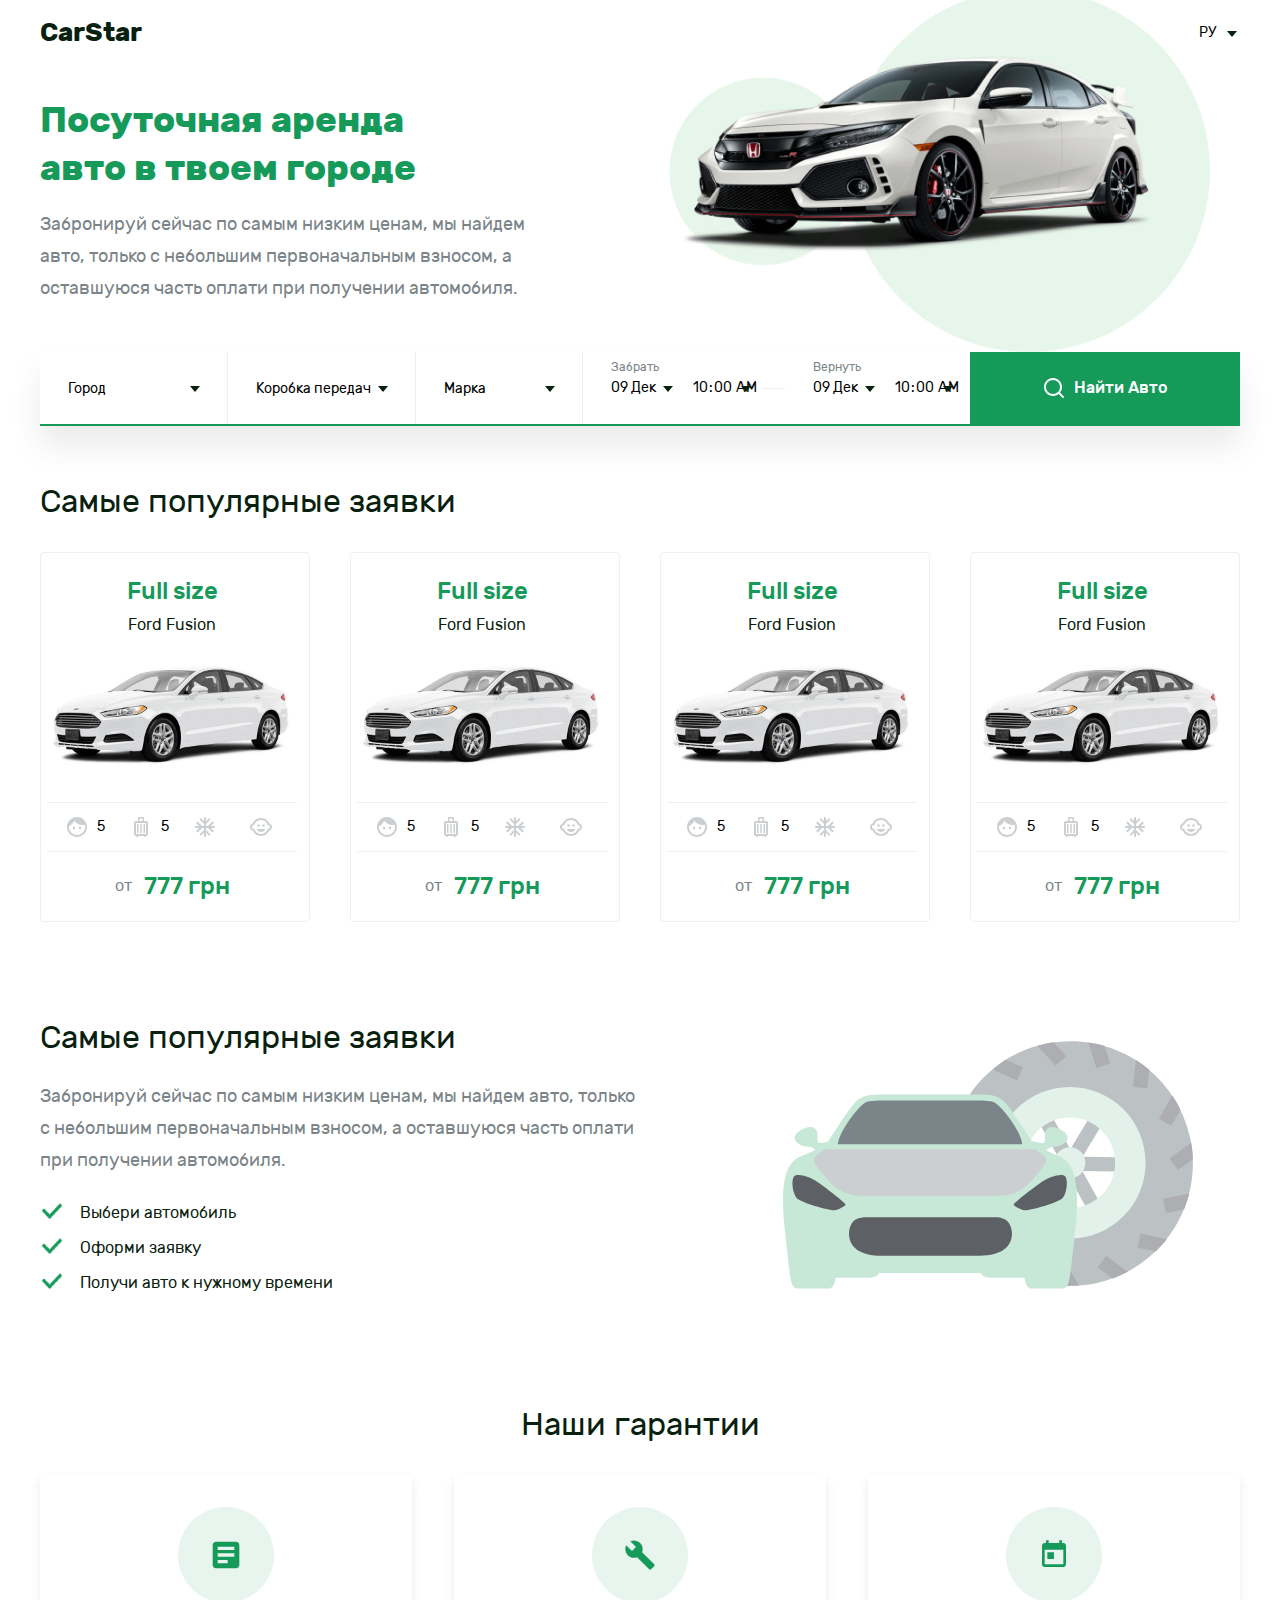
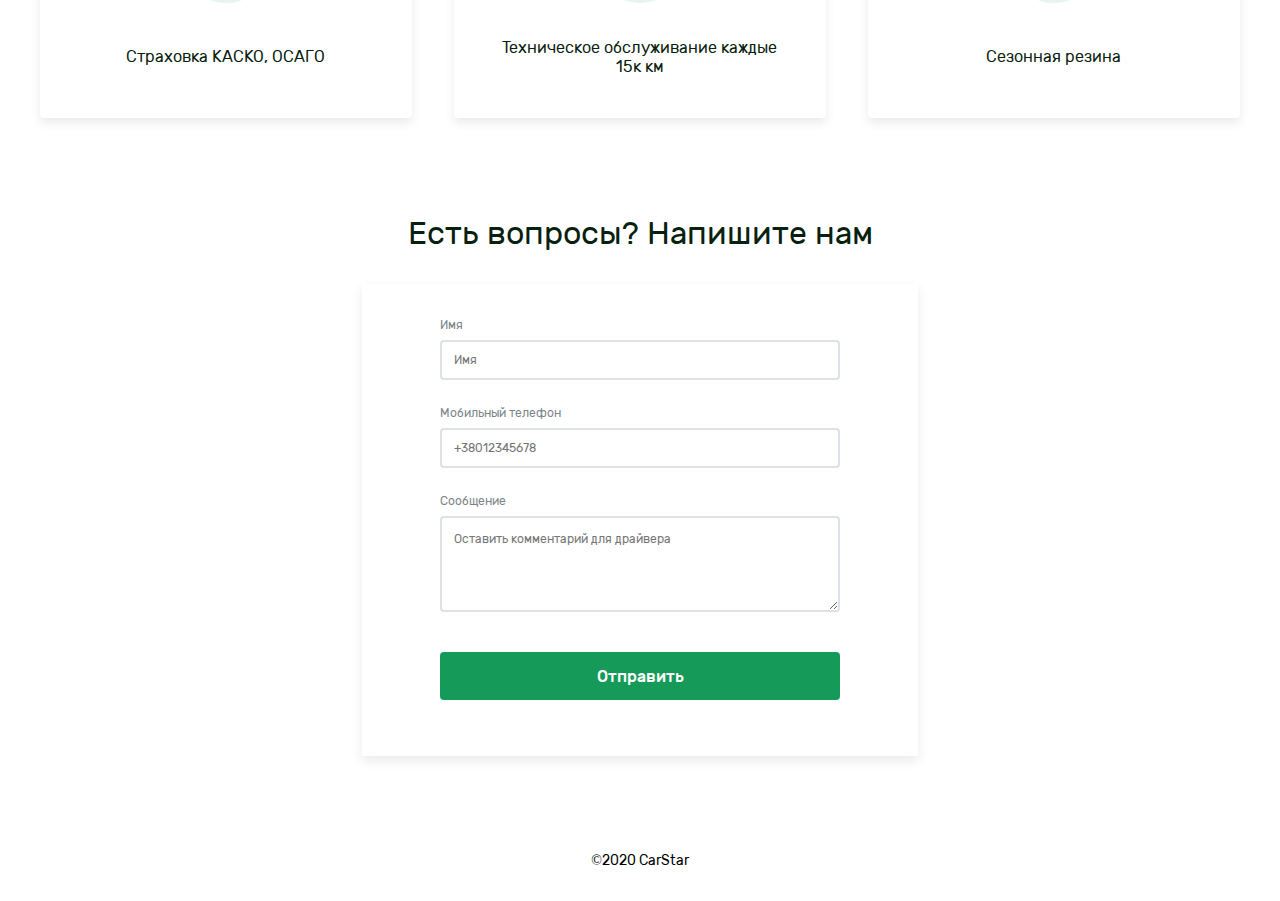
<file: index.html>
<!DOCTYPE html>
<html lang="en">
<head>
	<meta charset="UTF-8">
	<meta name="viewport" content="width=device-width, initial-scale=1.0">
	<title>CarStar</title>
	<link rel="stylesheet" href="css/style.css">
</head>
<body>
	<nav class="container">
		<a href="#" class="logo">CarStar</a>
		<!-- Что бы открыть lang__picker нужно добавить класс open -->
		<div class="lang lang__picker">
			<p class="lang--actual">РУ <img class="arrow" src="img/icon/arrow.svg" alt=""></p>
			
			<ul class="lang__list">
				<li><a href="#">УКР</a></li>
				<li><a href="#">ENG</a></li>
			</ul>
		</div>
	</nav>
	<header class="container header">
		<div class="header--header">
			<div class="text__block">
				<h1>Посуточная аренда авто в твоем городе</h1>
				<p>Забронируй сейчас по самым низким ценам, мы найдем авто,  только с небольшим первоначальным взносом, а оставшуюся часть оплати при получении автомобиля.</p>
			</div>	

			<img src="img/top-img@2x.png" class="top__img" alt="">
		</div>

		<div class="car__filter">
			<form action="" method="">
				<!-- Что бы сделать активным для выбора нужно добавить active  -->
				<div class="input__wrapp w-188 ">
					<div class="input__wrapp--header">
						<label for="city">Город</label>
						<input type="text" id="city" readonly="">
						<img src="img/icon/arrow.svg" class="arrow__icon" alt="">
					</div>
					<div class="input__wrapp--footer">
						<ul>
							<li>Киев</li>
							<li>Харьков</li>
							<li>Львов</li>
							<li>Одесса</li>
							<li>Днепр</li>
						</ul>
					</div>
				</div>
				<!-- Что бы показать что поле выбрано нужно добавить selected  -->

				<div class="input__wrapp w-188">
					<div class="input__wrapp--header">
						<label for="transmission">Коробка передач</label>
						<input type="text" id="transmission" readonly="" >
						<img src="img/icon/arrow.svg" class="arrow__icon" alt="">
					</div>
					<div class="input__wrapp--footer">
						<ul>
							<li>Любая</li>
							<li>Ручник</li>
							<li>Автомат</li>
						</ul>
					</div>
				</div>

				<div class="input__wrapp w-168">
					<div class="input__wrapp--header">
						<label for="brand">Марка</label>
						<input type="text" id="brand" readonly="" >
						<img src="img/icon/arrow.svg" class="arrow__icon" alt="">
					</div>
					<div class="input__wrapp--footer">
						<ul>
							<li>Audi</li>
							<li>Fiat</li>
							<li>Ford</li>
							<li>Mitsubishi</li>
							<li>Nissan</li>
						</ul>
					</div>
				</div>

				<div class=" date_picker__wrapp">
					<div class=" check__data check__data--checkIn ">
						<!-- Всегда должен присудствовать класс selected -->
						<div class="input__wrapp data__select w-104 selected">
							<div class="input__wrapp--header ">
								<label for="dateChekIn">Забрать</label>
								<input type="text" id="dateChekIn" readonly="" value="09 Дек">
								<img src="img/icon/arrow.svg" class="arrow__icon" alt="">
							</div>
							<div class="input__wrapp--footer">
								<ul>
									ДАТАПИКЕР
									
								</ul>
							</div>
						</div>
						<div class="input__wrapp time__select w-77 selected ">
							<div class="input__wrapp--header">
								<input type="time" id="timeChekIn" readonly="" value="10:00">
								<img src="img/icon/arrow.svg" class="arrow__icon" alt="">
							</div>
							<div class="input__wrapp--footer">
								<ul>
									<li>10:00</li>
									<li>10:00</li>
									<li>11:00</li>
									<li>11:00</li>
									<li>12:00</li>
									<li>12:00</li>
									<li>13:00</li>
									<li>13:00</li>
									<li>14:00</li>
									<li>14:00</li>
									<li>15:00</li>
									<li>15:00</li>
									<li>16:00</li>
									<li>16:00</li>
									<li>17:00</li>
									<li>17:00</li>
									<li>18:00</li>
									<li>18:00</li>
								</ul>
							</div>
						</div>
						
					</div>
					<hr>
					<div class=" check__data check__data--checkOut ">
						<div class="input__wrapp data__select w-104 selected">
							<div class="input__wrapp--header ">
								<label for="dateChekOut">Вернуть</label>
								<input type="text" id="dateChekOut" readonly="" value="09 Дек">
								<img src="img/icon/arrow.svg" class="arrow__icon" alt="">
							</div>
							<div class="input__wrapp--footer">
								<ul>
									ДАТАПИКЕР
								</ul>
							</div>
						</div>
						<div class="input__wrapp time__select w-77 selected">
							<div class="input__wrapp--header">
								<input type="time" id="timeChekOut" readonly="" value="10:00">
								<img src="img/icon/arrow.svg" class="arrow__icon" alt="">
							</div>
							<div class="input__wrapp--footer">
								<ul>
									<li>Audi</li>
									<li>Fiat</li>
									<li>Ford</li>
									<li>Mitsubishi</li>
									<li>Nissan</li>
								</ul>
							</div>
						</div>
						
					</div>
				</div>

				<button><img src="img/icon/icon-search.svg" alt="">Найти Авто</button>
			</form>
		</div>
		
	</header>
	<section class="container popular__section">
		<h2 class="section__title">Самые популярные заявки</h2>

		<div class="cards__layout">
			<div class="car car__card--vertical">
				<p class="car__type">Full size</p>
				<p class="car__brand">Ford Fusion</p>

				<img src="img/photo@3x.jpg" class="car__img" alt="">
				<div class="car__params">
					<div class="param">
						<img class="param__icon" src="img/icon/icons-people.svg" alt="">
						<p class="param__data">5</p>
					</div>
					<div class="param">
						<img class="param__icon" src="img/icon/icons-luggage.svg" alt="">
						<p class="param__data">5</p>
					</div>
					<div class="param">
						<img class="param__icon" src="img/icon/icons-conditioning.svg" alt="">
					</div>
					<div class="param">
						<img class="param__icon" src="img/icon/icons-child.svg" alt="">
					</div>
				</div>
				<div class="car__price">
					<p class="text">от</p>
					<p class="price">777 грн</p>
				</div>
			</div>
			<div class="car car__card--vertical">
				<p class="car__type">Full size</p>
				<p class="car__brand">Ford Fusion</p>

				<img src="img/photo@3x.jpg" class="car__img" alt="">
				<div class="car__params">
					<div class="param">
						<img class="param__icon" src="img/icon/icons-people.svg" alt="">
						<p class="param__data">5</p>
					</div>
					<div class="param">
						<img class="param__icon" src="img/icon/icons-luggage.svg" alt="">
						<p class="param__data">5</p>
					</div>
					<div class="param">
						<img class="param__icon" src="img/icon/icons-conditioning.svg" alt="">
					</div>
					<div class="param">
						<img class="param__icon" src="img/icon/icons-child.svg" alt="">
					</div>
				</div>
				<div class="car__price">
					<p class="text">от</p>
					<p class="price">777 грн</p>
				</div>
			</div>
			<div class="car car__card--vertical">
				<p class="car__type">Full size</p>
				<p class="car__brand">Ford Fusion</p>

				<img src="img/photo@3x.jpg" class="car__img" alt="">
				<div class="car__params">
					<div class="param">
						<img class="param__icon" src="img/icon/icons-people.svg" alt="">
						<p class="param__data">5</p>
					</div>
					<div class="param">
						<img class="param__icon" src="img/icon/icons-luggage.svg" alt="">
						<p class="param__data">5</p>
					</div>
					<div class="param">
						<img class="param__icon" src="img/icon/icons-conditioning.svg" alt="">
					</div>
					<div class="param">
						<img class="param__icon" src="img/icon/icons-child.svg" alt="">
					</div>
				</div>
				<div class="car__price">
					<p class="text">от</p>
					<p class="price">777 грн</p>
				</div>
			</div>
			<div class="car car__card--vertical">
				<p class="car__type">Full size</p>
				<p class="car__brand">Ford Fusion</p>

				<img src="img/photo@3x.jpg" class="car__img" alt="">
				<div class="car__params">
					<div class="param">
						<img class="param__icon" src="img/icon/icons-people.svg" alt="">
						<p class="param__data">5</p>
					</div>
					<div class="param">
						<img class="param__icon" src="img/icon/icons-luggage.svg" alt="">
						<p class="param__data">5</p>
					</div>
					<div class="param">
						<img class="param__icon" src="img/icon/icons-conditioning.svg" alt="">
					</div>
					<div class="param">
						<img class="param__icon" src="img/icon/icons-child.svg" alt="">
					</div>
				</div>
				<div class="car__price">
					<p class="text">от</p>
					<p class="price">777 грн</p>
				</div>
			</div>
		</div>
	</section>

	<section class="container description__section">
		<div class="text__block">
			<h2 class="section__title">Самые популярные заявки</h2>
			
			<p>Забронируй сейчас по самым низким ценам, мы найдем авто,  только с небольшим первоначальным взносом, а оставшуюся часть оплати при получении автомобиля.</p>

			<ul>
				<li>Выбери автомобиль</li>
				<li>Оформи заявку</li>
				<li>Получи авто к нужному времени</li>
			</ul>
		</div>
		<img src="img/icon/car-icon-description.svg" class="decorative__img" alt="">
	</section>

	<section class="container warranty__section">
		<h2 class="section__title">Наши гарантии</h2>

		<div class="card__layout">
			<div class="warranty warranty__card">
				<div class="warranty__icon">
					<img src="img/icon/icons-doc.svg" alt="">
				</div>

				<p class="warranty__text">Страховка КАСКО, ОСАГО</p>
			</div>
			<div class="warranty warranty__card">
				<div class="warranty__icon">
					<img src="img/icon/icons-service.svg" alt="">
				</div>
				<p class="warranty__text">Техническое обслуживание каждые 15к км</p>

			</div>
			<div class="warranty warranty__card">
				<div class="warranty__icon">
					<img src="img/icon/icons-calendar.svg" alt="">
				</div>
				<p class="warranty__text">Сезонная резина</p>

			</div>
		</div>
		
	</section>

	<section class="container feedback__section">
		<h2 class="section__title">Есть вопросы? Напишите нам</h2>

		<div class="form__wrapp user__form">
			<form action="" method="">
				<label for="username">Имя</label>
				<input type="text" id="username" placeholder="Имя" class="gap--bottom">


				<label for="phoneNumber">Мобильный телефон</label>
				<input type="text" id="phoneNumber" placeholder="+38012345678" class="gap--bottom">


				<label for="message">Сообщение</label>
				<textarea id="message" placeholder="Оставить комментарий для драйвера"></textarea>

				<input type="submit" value="Отправить">
			</form>
		</div>
		
	</section>

	<footer class="container">
		<p>©2020 CarStar</p>
	</footer>
</body>
</html>
</file>
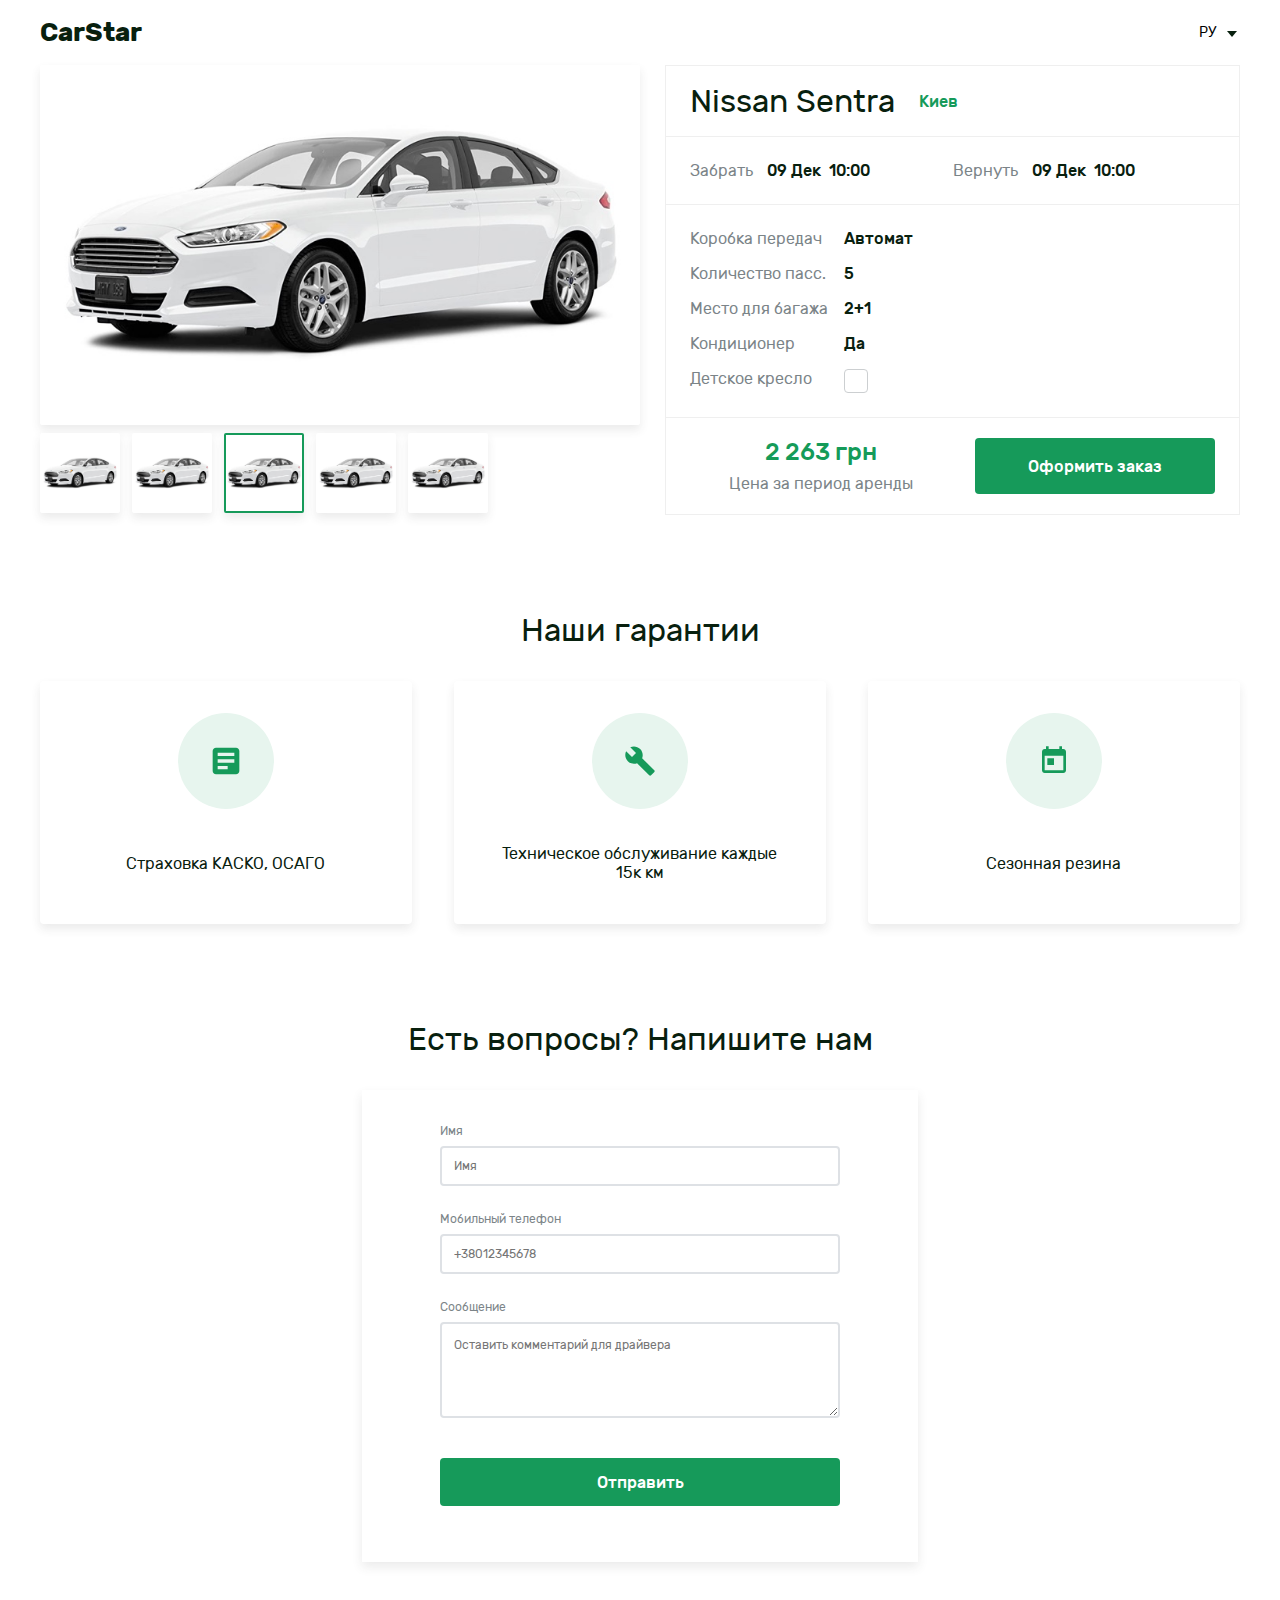
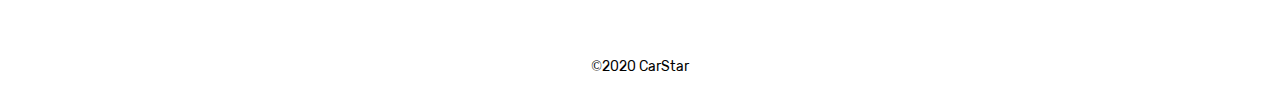
<file: car_page.html>
<!DOCTYPE html>
<html lang="en">
<head>
	<meta charset="UTF-8">
	<meta name="viewport" content="width=device-width, initial-scale=1.0">
	<title>CarStar</title>
	<link rel="stylesheet" href="css/style.css">
</head>
<body>
	<nav class="container">
		<a href="#" class="logo">CarStar</a>
		<!-- Что бы открыть lang__picker нужно добавить класс open -->
		<div class="lang lang__picker">
			<p class="lang--actual">РУ <img class="arrow" src="img/icon/arrow.svg" alt=""></p>
			
			<ul class="lang__list">
				<li><a href="#">УКР</a></li>
				<li><a href="#">ENG</a></li>
			</ul>
		</div>
	</nav>
	<section class="container car__info__block">

		<div class="car_gallery">
			<div class="car_gallery_for">
				<img src="img/photo@3x.jpg" class="main__gallery__photo" alt="">
			</div>
			<div class="car_gallery_nav">
				<div class="car_gallery_nav__item">
					<img src="img/photo@3x.jpg" class="main__photo" alt="">
				</div>
				<div class="car_gallery_nav__item">
					<img src="img/photo@3x.jpg" class="main__photo" alt="">
				</div>
				<div class="car_gallery_nav__item active">
					<img src="img/photo@3x.jpg" class="main__photo" alt="">
				</div>
				<div class="car_gallery_nav__item">
					<img src="img/photo@3x.jpg" class="main__photo" alt="">
				</div>
				<div class="car_gallery_nav__item">
					<img src="img/photo@3x.jpg" class="main__photo" alt="">
				</div>
				
			</div>
		</div>

		<div class="car__info">
			<div class="car__info__title">
				<h2 class="car__name">Nissan Sentra</h2>
				<p class="car__city">Киев</p>
			</div>
			<div class="car__info__date">
				<div class="car__info__item">
					<p class="legend">Забрать</p>
					<p class="data"><span class="day">09 Дек</span><span class="time">10:00</span></p>
				</div>
				<div class="car__info__item">
					<p class="legend">Вернуть</p>
					<p class="data"><span class="day">09 Дек</span><span class="time">10:00</span></p>
				</div>
			</div>

			<div class="car__info__params">
				<div class="car__info__item">
					<p class="legend">Коробка передач</p>
					<p class="data">Автомат</p>
				</div>
				<div class="car__info__item">
					<p class="legend">Количество пасс.</p>
					<p class="data">5</p>
				</div>
				<div class="car__info__item">
					<p class="legend">Место для багажа</p>
					<p class="data">2+1</p>
				</div>
				<div class="car__info__item">
					<p class="legend">Кондиционер</p>
					<p class="data"> Да</p>
				</div>
				<div class="car__info__item">
					<p class="legend">Детское кресло</p>
					
					<label for="childSeat" class="checkbox">
						<input type="checkbox" id="childSeat">
						<span class="checkmark"></span>

					</label>
				</div>
				
			</div>
			<div class="car__info__price">
				<div>
					<p class="price">2 263 грн</p>
					<p class="price__descr">Цена за период аренды</p>
				</div>

				<a href="#" class="btn__select">Оформить заказ</a>
			</div>
		</div>
		
	</section>
	<section class="container warranty__section">
		<h2 class="section__title">Наши гарантии</h2>

		<div class="card__layout">
			<div class="warranty warranty__card">
				<div class="warranty__icon">
					<img src="img/icon/icons-doc.svg" alt="">
				</div>

				<p class="warranty__text">Страховка КАСКО, ОСАГО</p>
			</div>
			<div class="warranty warranty__card">
				<div class="warranty__icon">
					<img src="img/icon/icons-service.svg" alt="">
				</div>
				<p class="warranty__text">Техническое обслуживание каждые 15к км</p>

			</div>
			<div class="warranty warranty__card">
				<div class="warranty__icon">
					<img src="img/icon/icons-calendar.svg" alt="">
				</div>
				<p class="warranty__text">Сезонная резина</p>

			</div>
		</div>
		
	</section>

	<section class="container feedback__section">
		<h2 class="section__title">Есть вопросы? Напишите нам</h2>

		<div class="form__wrapp user__form">
			<form action="" method="">
				<label for="username">Имя</label>
				<input type="text" id="username" placeholder="Имя" class="gap--bottom">


				<label for="phoneNumber">Мобильный телефон</label>
				<input type="text" id="phoneNumber" placeholder="+38012345678" class="gap--bottom">


				<label for="message">Сообщение</label>
				<textarea id="message" placeholder="Оставить комментарий для драйвера"></textarea>

				<input type="submit" value="Отправить">
			</form>
		</div>
		
	</section>

	<footer class="container">
		<p>©2020 CarStar</p>
	</footer>
</body>
</html>
</file>
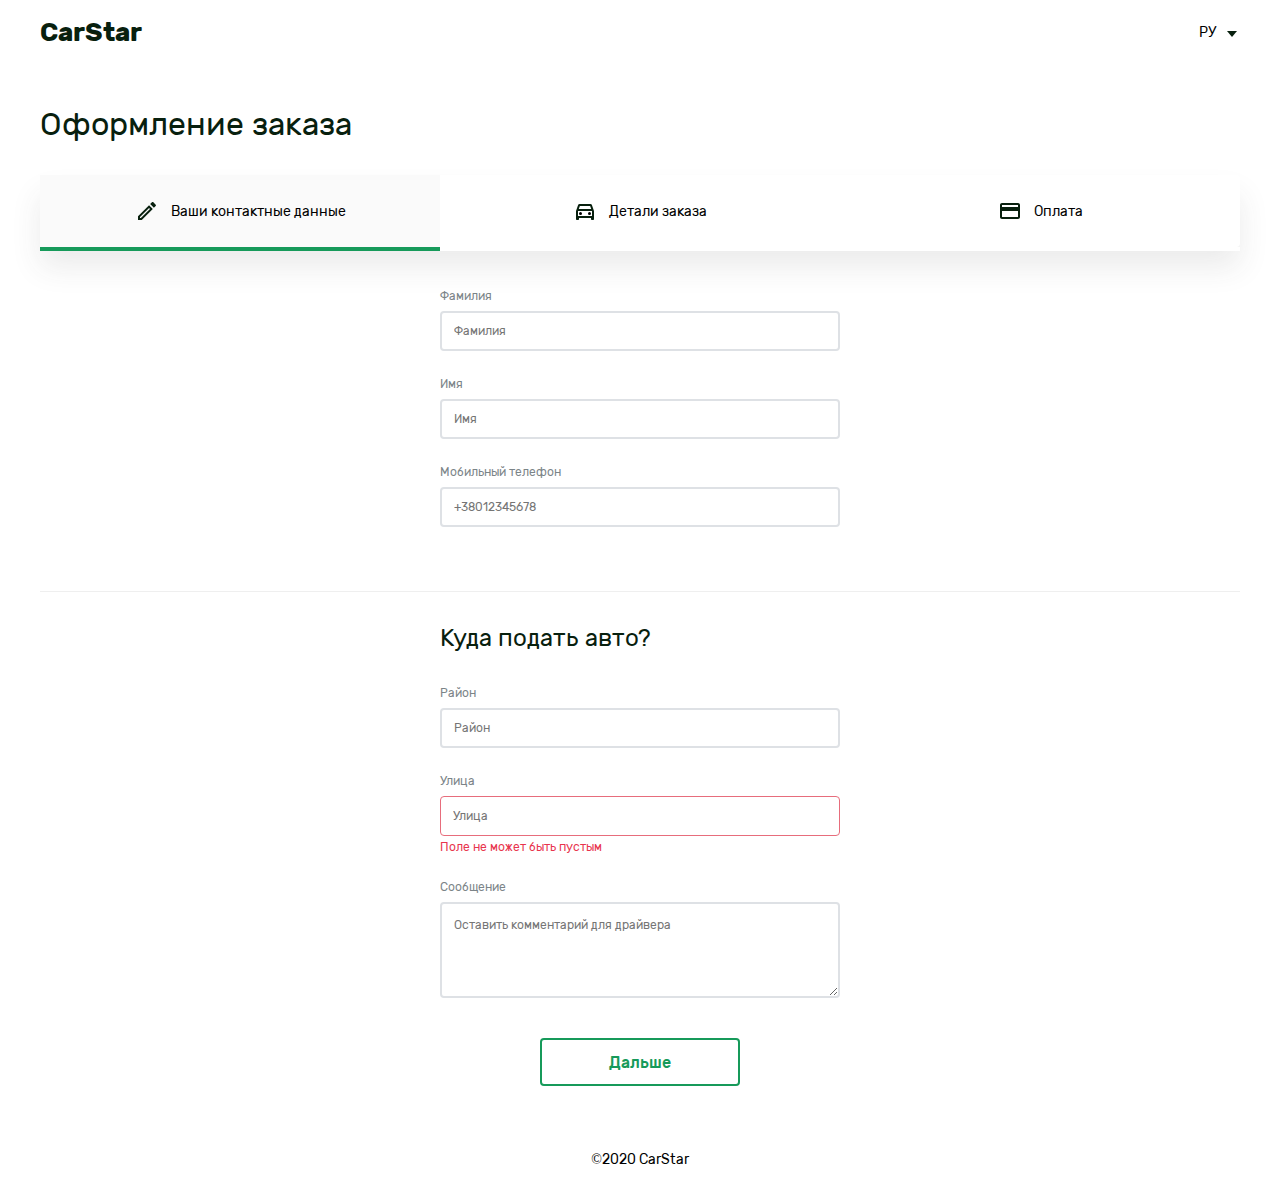
<file: checkout.html>
<!DOCTYPE html>
<html lang="en">
<head>
	<meta charset="UTF-8">
	<meta name="viewport" content="width=device-width, initial-scale=1.0">
	<title>CarStar</title>
	<link rel="stylesheet" href="css/style.css">
</head>
<body>
	<nav class="container">
		<a href="#" class="logo">CarStar</a>
		<!-- Что бы открыть lang__picker нужно добавить класс open -->
		<div class="lang lang__picker">
			<p class="lang--actual">РУ <img class="arrow" src="img/icon/arrow.svg" alt=""></p>
			
			<ul class="lang__list">
				<li><a href="#">УКР</a></li>
				<li><a href="#">ENG</a></li>
			</ul>
		</div>
	</nav>
	<section class="container checkout__section">
		<h2 class="section__title">Оформление заказа</h2>

		<div class="tab__navigation">
		<!-- Что бы подсветить нужный таб необходимо добавить класс active -->
			<ul>
				<li class="active">
					<img src="img/icon/icons-data.svg" alt="">Ваши контактные данные
				</li>
				<li>
					<img src="img/icon/icons-details.svg" alt="">Детали заказа
				</li>
				<li>
					<img src="img/icon/icons-card.svg" alt="">Оплата
				</li>
			</ul>
		</div>

		<!-- Что бы увидеть нужную панель необходимо добавить класс show -->
		<div class="tab__blocks">
			<div class="tab__pane contact__data user__form show">
				<form action="" method="">
					<fieldset class="w-400">
						<label for="userSurname">Фамилия</label>
						<input type="text" id="userSurname" placeholder="Фамилия" class="gap--bottom">

						<label for="username">Имя</label>
						<input type="text" id="username" placeholder="Имя" class="gap--bottom w-400">


						<label for="phoneNumber">Мобильный телефон</label>
						<input type="text" id="phoneNumber" placeholder="+38012345678" class="gap--bottom">
					</fieldset>

					<hr>

					<fieldset class="w-400">
						<h3 class="subtitle">
							Куда подать авто?
						</h3>
						<label for="area">Район</label>
						<input type="text" id="area" placeholder="Район" class="gap--bottom">

						<!-- Что бы убрать ошибку нужно удалить у инпута клаа error__border -->
						<label for="street">Улица</label>
						<input type="text" id="street" placeholder="Улица" class="error__border gap--bottom">
						<p class="error gap--bottom">Поле не может быть пустым</p>
						
						

						<label for="message">Сообщение</label>
						<textarea id="message" placeholder="Оставить комментарий для драйвера"></textarea>
					</fieldset>

					<button class="outline" href="#">Дальше</button>

				</form>
			</div>
			<div class="tab__pane order__data ">
				<div class="car__info">
					<div class="car__info__title">
						<h2 class="car__name">Nissan Sentra</h2>
						<p class="car__city">Киев</p>
					</div>
					<div class="car__info__date">
						<div class="car__info__item">
							<p class="legend">Забрать</p>
							<p class="data"><span class="day">09 Дек</span><span class="time">10:00</span></p>
						</div>
						<div class="car__info__item">
							<p class="legend">Вернуть</p>
							<p class="data"><span class="day">09 Дек</span><span class="time">10:00</span></p>
						</div>
					</div>
					<div class="car__info__params">
						<div class="car__info__item">
							<p class="legend">Адресс подачи</p>
							<p class="data">Деснянский р-н, Михаила Грушевского, 5</p>
						</div>
						<div class="car__info__item">
							<p class="legend">Комментарий</p>
							<p class="data">Заезд со стороны Новуса</p>
						</div>
					</div>

					<div class="car__info__params">
						<div class="car__info__item">
							<p class="legend">Коробка передач</p>
							<p class="data">Автомат</p>
						</div>
						<div class="car__info__item">
							<p class="legend">Количество пасс.</p>
							<p class="data">5</p>
						</div>
						<div class="car__info__item">
							<p class="legend">Место для багажа</p>
							<p class="data">2+1</p>
						</div>
						<div class="car__info__item">
							<p class="legend">Кондиционер</p>
							<p class="data"> Да</p>
						</div>
						<div class="car__info__item">
							<p class="legend">Детское кресло</p>
							<p class="data"> Да</p>
							
						</div>
						
					</div>
					<div class="car__info__price">
						<div>
							<p class="price">2 263 грн</p>
							<p class="price__descr">Цена за период аренды</p>
						</div>

					</div>
				</div>

				<button class="outline" href="#">Дальше</button>
			</div>
			<div class="tab__pane payment__data user__form ">
				<form action="" method="">
					<fieldset class="w-320">
						<label for="cardNumber">Номер карты</label>
						<input type="text" id="cardNumber" placeholder="0000 0000 0000 0000" class="gap--bottom" required="">

						<div class="flex">
							<div class="w-144">
								<label for="expirationDate">ММ/ГГ</label>
								<input type="text" id="expirationDate" placeholder="03/23" class="gap--bottom" required="">
							
							</div>
							<div class="w-144">
								<label for="cvv">CVV</label>
								<input type="password" id="cvv" placeholder="cvv" class="gap--bottom" required="">
							</div>
							
						</div>

						<label for="ownerName">Имя владельца карты (опционально)</label>
						<input type="text" id="ownerName" placeholder="Катерина Иващук" class="gap--bottom">
					</fieldset>

					

					<button class="outline" href="#">Дальше</button>

				</form>
			</div>
		</div>																
	</section>
	<footer class="container">
		<p>©2020 CarStar</p>
	</footer>

</body>
</html>
</file>
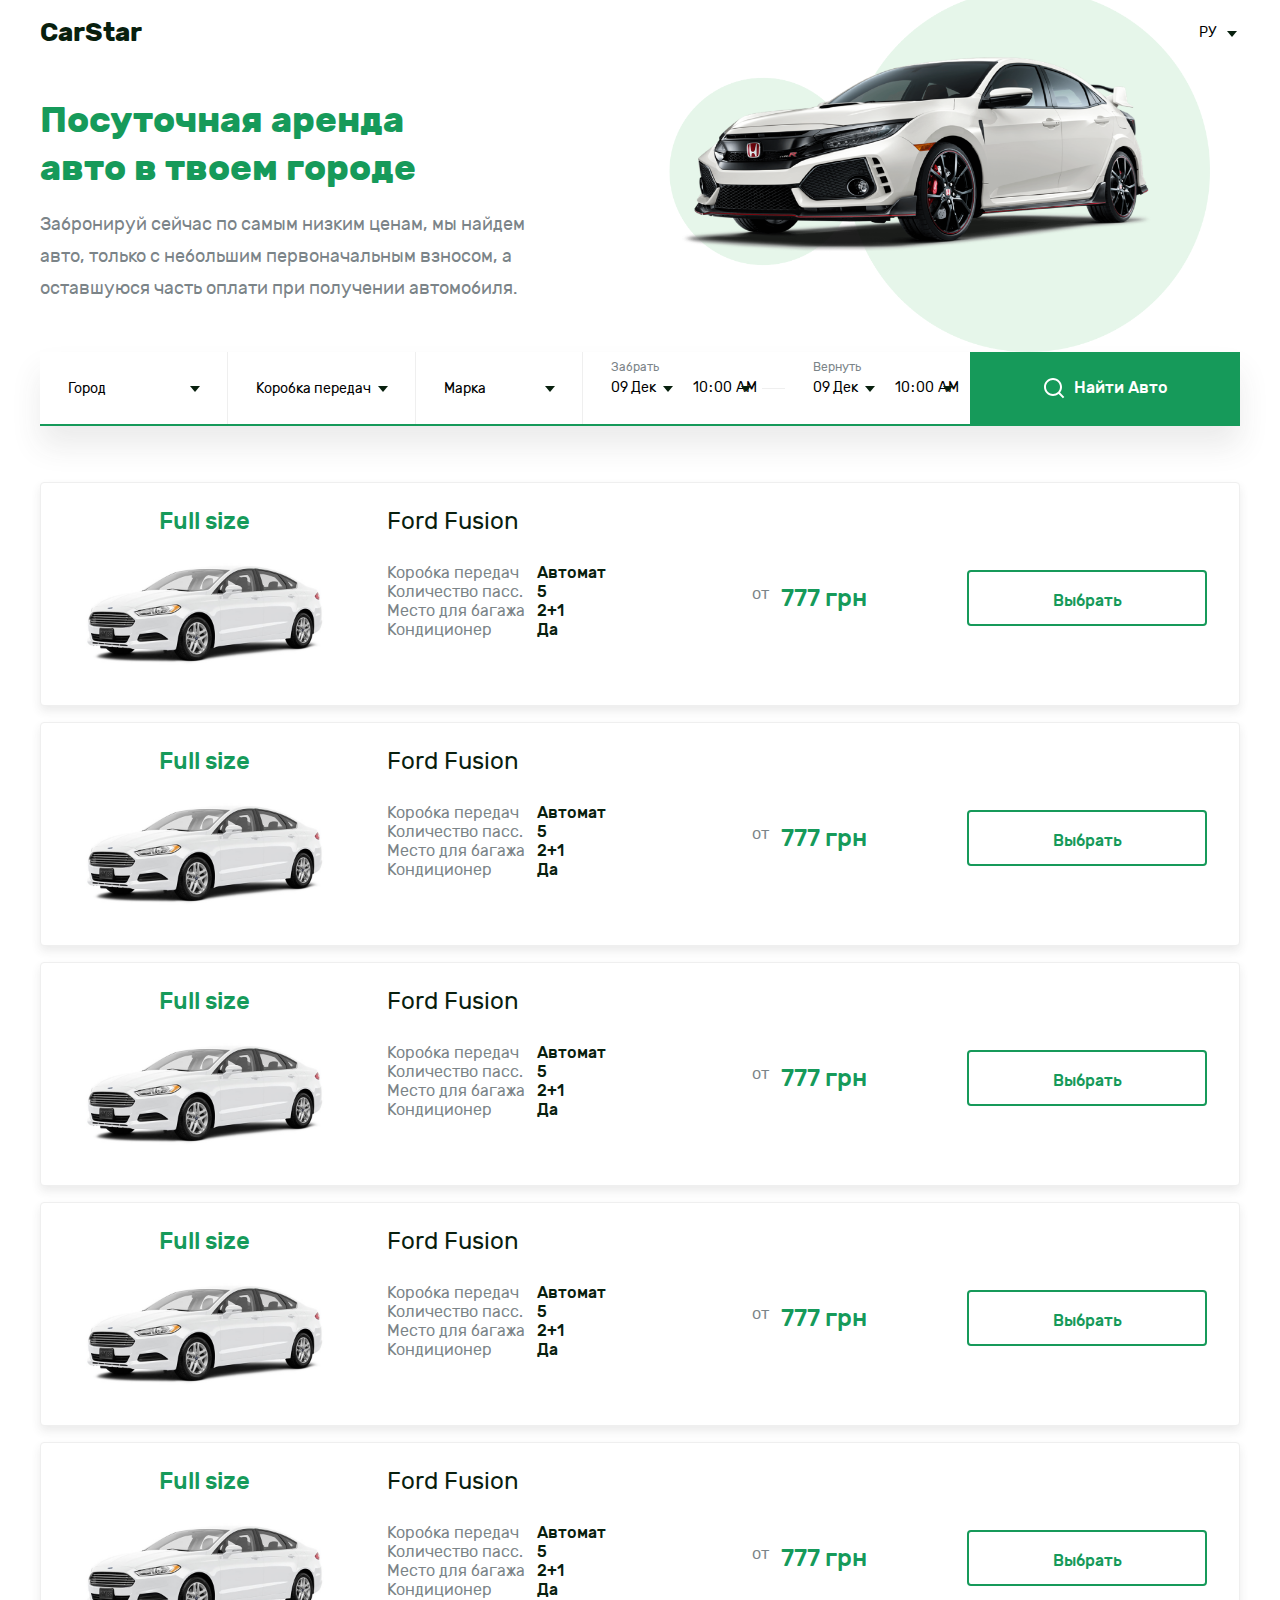
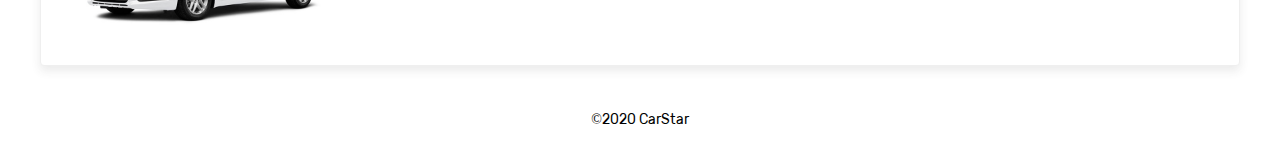
<file: search_results.html>
<!DOCTYPE html>
<html lang="en">
<head>
	<meta charset="UTF-8">
	<meta name="viewport" content="width=device-width, initial-scale=1.0">
	<title>CarStar</title>
	<link rel="stylesheet" href="css/style.css">
</head>
<body>
	<nav class="container">
		<a href="#" class="logo">CarStar</a>
		<!-- Что бы открыть lang__picker нужно добавить класс open -->
		<div class="lang lang__picker">
			<p class="lang--actual">РУ <img class="arrow" src="img/icon/arrow.svg" alt=""></p>
			
			<ul class="lang__list">
				<li><a href="#">УКР</a></li>
				<li><a href="#">ENG</a></li>
			</ul>
		</div>
	</nav>
	<header class="container header">
		<div class="header--header">
			<div class="text__block">
				<h1>Посуточная аренда авто в твоем городе</h1>
				<p>Забронируй сейчас по самым низким ценам, мы найдем авто,  только с небольшим первоначальным взносом, а оставшуюся часть оплати при получении автомобиля.</p>
			</div>	

			<img src="img/top-img@3x.png" class="top__img" alt="">
		</div>

		<div class="car__filter">
			<form action="" method="">
				<!-- Что бы сделать активным для выбора нужно добавить active  -->
				<div class="input__wrapp w-188 ">
					<div class="input__wrapp--header">
						<label for="city">Город</label>
						<input type="text" id="city" readonly="">
						<img src="img/icon/arrow.svg" class="arrow__icon" alt="">
					</div>
					<div class="input__wrapp--footer">
						<ul>
							<li>Киев</li>
							<li>Харьков</li>
							<li>Львов</li>
							<li>Одесса</li>
							<li>Днепр</li>
						</ul>
					</div>
				</div>
				<!-- Что бы показать что поле выбрано нужно добавить selected  -->

				<div class="input__wrapp w-188">
					<div class="input__wrapp--header">
						<label for="transmission">Коробка передач</label>
						<input type="text" id="transmission" readonly="" >
						<img src="img/icon/arrow.svg" class="arrow__icon" alt="">
					</div>
					<div class="input__wrapp--footer">
						<ul>
							<li>Любая</li>
							<li>Ручник</li>
							<li>Автомат</li>
						</ul>
					</div>
				</div>

				<div class="input__wrapp w-168">
					<div class="input__wrapp--header">
						<label for="brand">Марка</label>
						<input type="text" id="brand" readonly="" >
						<img src="img/icon/arrow.svg" class="arrow__icon" alt="">
					</div>
					<div class="input__wrapp--footer">
						<ul>
							<li>Audi</li>
							<li>Fiat</li>
							<li>Ford</li>
							<li>Mitsubishi</li>
							<li>Nissan</li>
						</ul>
					</div>
				</div>

				<div class=" date_picker__wrapp">
					<div class=" check__data check__data--checkIn ">
						<!-- Всегда должен присудствовать класс selected -->
						<div class="input__wrapp data__select w-104 selected">
							<div class="input__wrapp--header ">
								<label for="dateChekIn">Забрать</label>
								<input type="text" id="dateChekIn" readonly="" value="09 Дек">
								<img src="img/icon/arrow.svg" class="arrow__icon" alt="">
							</div>
							<div class="input__wrapp--footer">
								<ul>
									ДАТАПИКЕР
									
								</ul>
							</div>
						</div>
						<div class="input__wrapp time__select w-77 selected ">
							<div class="input__wrapp--header">
								<input type="time" id="timeChekIn" readonly="" value="10:00">
								<img src="img/icon/arrow.svg" class="arrow__icon" alt="">
							</div>
							<div class="input__wrapp--footer">
								<ul>
									<li>10:00</li>
									<li>10:00</li>
									<li>11:00</li>
									<li>11:00</li>
									<li>12:00</li>
									<li>12:00</li>
									<li>13:00</li>
									<li>13:00</li>
									<li>14:00</li>
									<li>14:00</li>
									<li>15:00</li>
									<li>15:00</li>
									<li>16:00</li>
									<li>16:00</li>
									<li>17:00</li>
									<li>17:00</li>
									<li>18:00</li>
									<li>18:00</li>
								</ul>
							</div>
						</div>
						
					</div>
					<hr>
					<div class=" check__data check__data--checkOut ">
						<div class="input__wrapp data__select w-104 selected">
							<div class="input__wrapp--header ">
								<label for="dateChekOut">Вернуть</label>
								<input type="text" id="dateChekOut" readonly="" value="09 Дек">
								<img src="img/icon/arrow.svg" class="arrow__icon" alt="">
							</div>
							<div class="input__wrapp--footer">
								<ul>
									ДАТАПИКЕР
								</ul>
							</div>
						</div>
						<div class="input__wrapp time__select w-77 selected">
							<div class="input__wrapp--header">
								<input type="time" id="timeChekOut" readonly="" value="10:00">
								<img src="img/icon/arrow.svg" class="arrow__icon" alt="">
							</div>
							<div class="input__wrapp--footer">
								<ul>
									<li>Audi</li>
									<li>Fiat</li>
									<li>Ford</li>
									<li>Mitsubishi</li>
									<li>Nissan</li>
								</ul>
							</div>
						</div>
						
					</div>
				</div>

				<button><img src="img/icon/icon-search.svg" alt="">Найти Авто</button>
			</form>
		</div>
		
	</header>

	<section class="container results__section">
		<div class="car car__card--horisontal">
			<div class="car__preview">
				<p class="car__type">Full size</p>
				<img src="img/photo@3x.jpg" class="car__img" alt="">
			</div>

			<div class="car__params">
				<p class="car__model">Ford Fusion</p>

				<div class="param param__item">
					<p class="param__legend">Коробка передач</p>
					<p class="param__data">Автомат</p>
				</div>
				<div class="param param__item">
					<p class="param__legend">Количество пасс.</p>
					<p class="param__data">5</p>
				</div>
				<div class="param param__item">
					<p class="param__legend">Место для багажа</p>
					<p class="param__data">2+1</p>
				</div>
				<div class="param param__item">
					<p class="param__legend">Кондиционер</p>
					<p class="param__data"> Да</p>
				</div>
			</div>

			<div class="car__price">
				<p class="text">от</p>
				<p class="price">777 грн</p>
			</div>

			<a href="#" class="car__select__btn">Выбрать</a>
		</div>
		<div class="car car__card--horisontal">
			<div class="car__preview">
				<p class="car__type">Full size</p>
				<img src="img/photo@3x.jpg" class="car__img" alt="">
			</div>

			<div class="car__params">
				<p class="car__model">Ford Fusion</p>

				<div class="param param__item">
					<p class="param__legend">Коробка передач</p>
					<p class="param__data">Автомат</p>
				</div>
				<div class="param param__item">
					<p class="param__legend">Количество пасс.</p>
					<p class="param__data">5</p>
				</div>
				<div class="param param__item">
					<p class="param__legend">Место для багажа</p>
					<p class="param__data">2+1</p>
				</div>
				<div class="param param__item">
					<p class="param__legend">Кондиционер</p>
					<p class="param__data"> Да</p>
				</div>
			</div>

			<div class="car__price">
				<p class="text">от</p>
				<p class="price">777 грн</p>
			</div>

			<a href="#" class="car__select__btn">Выбрать</a>
		</div>
		<div class="car car__card--horisontal">
			<div class="car__preview">
				<p class="car__type">Full size</p>
				<img src="img/photo@3x.jpg" class="car__img" alt="">
			</div>

			<div class="car__params">
				<p class="car__model">Ford Fusion</p>

				<div class="param param__item">
					<p class="param__legend">Коробка передач</p>
					<p class="param__data">Автомат</p>
				</div>
				<div class="param param__item">
					<p class="param__legend">Количество пасс.</p>
					<p class="param__data">5</p>
				</div>
				<div class="param param__item">
					<p class="param__legend">Место для багажа</p>
					<p class="param__data">2+1</p>
				</div>
				<div class="param param__item">
					<p class="param__legend">Кондиционер</p>
					<p class="param__data"> Да</p>
				</div>
			</div>

			<div class="car__price">
				<p class="text">от</p>
				<p class="price">777 грн</p>
			</div>

			<a href="#" class="car__select__btn">Выбрать</a>
		</div>
		<div class="car car__card--horisontal">
			<div class="car__preview">
				<p class="car__type">Full size</p>
				<img src="img/photo@3x.jpg" class="car__img" alt="">
			</div>

			<div class="car__params">
				<p class="car__model">Ford Fusion</p>

				<div class="param param__item">
					<p class="param__legend">Коробка передач</p>
					<p class="param__data">Автомат</p>
				</div>
				<div class="param param__item">
					<p class="param__legend">Количество пасс.</p>
					<p class="param__data">5</p>
				</div>
				<div class="param param__item">
					<p class="param__legend">Место для багажа</p>
					<p class="param__data">2+1</p>
				</div>
				<div class="param param__item">
					<p class="param__legend">Кондиционер</p>
					<p class="param__data"> Да</p>
				</div>
			</div>

			<div class="car__price">
				<p class="text">от</p>
				<p class="price">777 грн</p>
			</div>

			<a href="#" class="car__select__btn">Выбрать</a>
		</div>
		<div class="car car__card--horisontal">
			<div class="car__preview">
				<p class="car__type">Full size</p>
				<img src="img/photo@3x.jpg" class="car__img" alt="">
			</div>

			<div class="car__params">
				<p class="car__model">Ford Fusion</p>

				<div class="param param__item">
					<p class="param__legend">Коробка передач</p>
					<p class="param__data">Автомат</p>
				</div>
				<div class="param param__item">
					<p class="param__legend">Количество пасс.</p>
					<p class="param__data">5</p>
				</div>
				<div class="param param__item">
					<p class="param__legend">Место для багажа</p>
					<p class="param__data">2+1</p>
				</div>
				<div class="param param__item">
					<p class="param__legend">Кондиционер</p>
					<p class="param__data"> Да</p>
				</div>
			</div>

			<div class="car__price">
				<p class="text">от</p>
				<p class="price">777 грн</p>
			</div>

			<a href="#" class="car__select__btn">Выбрать</a>
		</div>
	</section>

	<footer class="container">
		<p>©2020 CarStar</p>
	</footer>
</body>
</html>
</file>
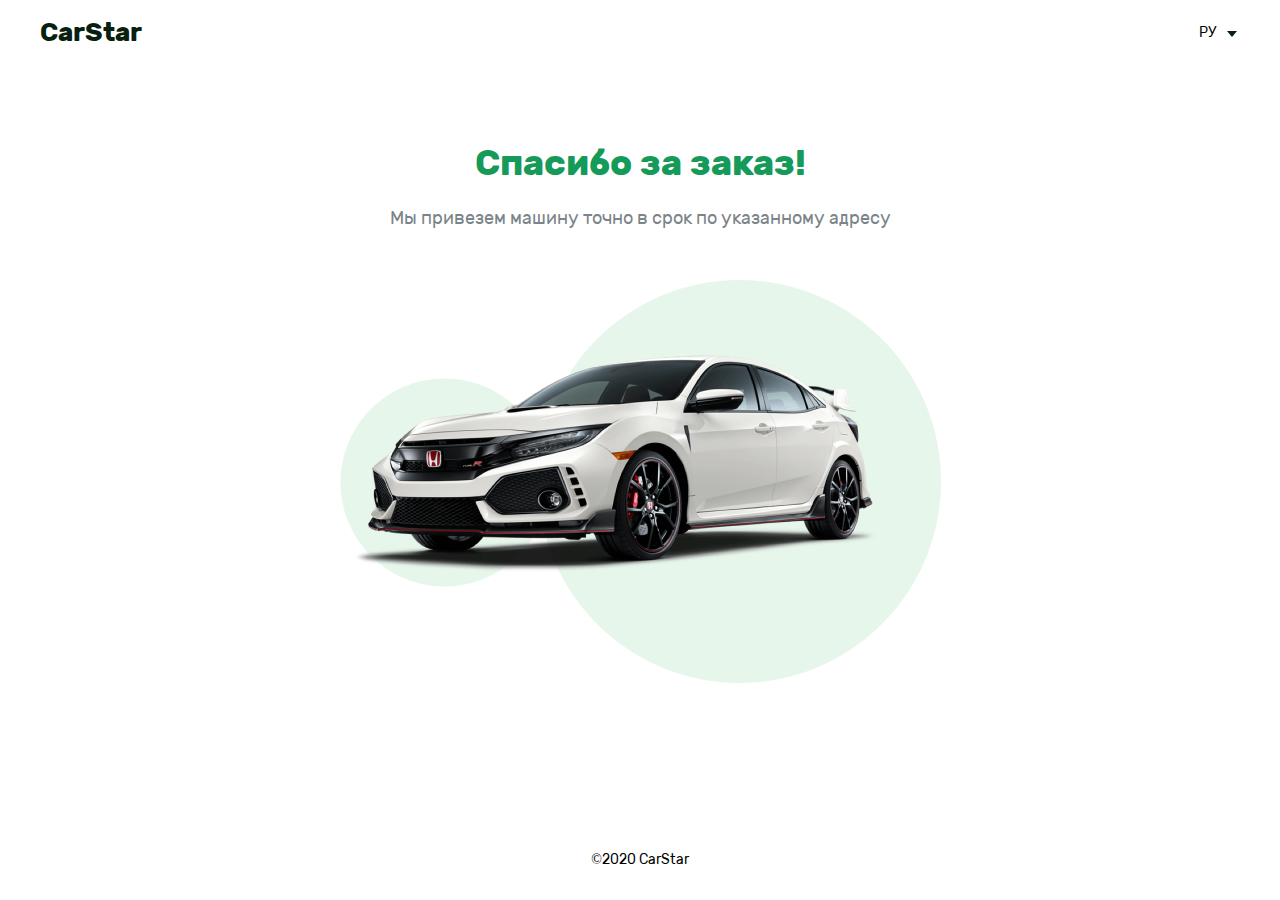
<file: thanks_page.html>
<!DOCTYPE html>
<html lang="en">
<head>
	<meta charset="UTF-8">
	<meta name="viewport" content="width=device-width, initial-scale=1.0">
	<title>CarStar</title>
	<link rel="stylesheet" href="css/style.css">
</head>
<body class="thanks__page">
	<nav class="container">
		<a href="#" class="logo">CarStar</a>
		<!-- Что бы открыть lang__picker нужно добавить класс open -->
		<div class="lang lang__picker">
			<p class="lang--actual">РУ <img class="arrow" src="img/icon/arrow.svg" alt=""></p>
			
			<ul class="lang__list">
				<li><a href="#">УКР</a></li>
				<li><a href="#">ENG</a></li>
			</ul>
		</div>
	</nav>

	<section class="container thanks__section">
		<h1>Спасибо за заказ!</h1>
		<p>Мы привезем машину точно в срок по указанному адресу</p>

		<img src="img/top-img@2x.png" alt="">
	</section>

	<footer class="container">
		<p>©2020 CarStar</p>
	</footer>
</body>
</html>
</file>
<file: css/style.css>
* {
	 margin: 0;
	 border: 0;
	 padding: 0;
	 box-sizing: border-box;
}
 @font-face {
	 font-family: 'Rubik';
	 src: local('Rubik'), local('Rubik-Regular'), url('../font/rubik/Rubik.woff2') format('woff2'), url('../font/rubik/Rubik.woff') format('woff');
	 font-weight: 400;
	 font-style: normal;
}
 @font-face {
	 font-family: 'Rubik';
	 src: local('Rubik Medium'), local('Rubik-Medium'), url('../font/rubik/Rubikmedium.woff2') format('woff2'), url('../font/rubik/Rubikmedium.woff') format('woff');
	 font-weight: 500;
	 font-style: normal;
}
 @font-face {
	 font-family: 'Rubik';
	 src: local('Rubik Bold'), local('Rubik-Bold'), url('../font/rubik/Rubikbold.woff2') format('woff2'), url('../font/rubik/Rubikbold.woff') format('woff');
	 font-weight: 700;
	 font-style: normal;
}
 body {
	 font-family: 'Rubik';
	 font-weight: 400;
}
 a {
	 text-decoration: none;
	 transition: 0.3s all ease-in-out;
}
 a:hover {
	 text-decoration: none;
	 transition: 0.3s all ease-in-out;
}
 .container {
	 width: 1200px;
	 margin: 0 auto;
}
 nav {
	 padding: 17px 0;
	 display: flex;
	 align-items: center;
	 justify-content: space-between;
}
 nav .logo {
	 font-family: 'Rubik';
	 font-weight: 700;
	 font-size: 26px;
	 line-height: normal;
	 color: #08200e;
}
 .lang__picker {
	 position: relative;
}
 .lang--actual {
	 font-size: 14px;
	 font-family: 'Rubik';
	 font-weight: 400;
	 color: #000;
	 line-height: normal;
	 display: flex;
	 align-items: center;
	 cursor: pointer;
}
 .lang--actual .arrow {
	 width: 16px;
	 height: 16px;
	 margin-left: 8px;
}
 .lang__list {
	 position: absolute;
	 top: calc(100% + 9px);
	 background: white;
	 width: 64px;
	 box-shadow: 0 1px 5px 0 rgba(58, 57, 57, 0.1);
	 right: 0;
	 max-height: 0;
	 transition: 0.3s all ease-in-out;
	 overflow: hidden;
	 opacity: 0;
	 padding: 8px 0;
}
 .lang__list li {
	 list-style-type: none;
	 background: white;
	 transition: 0.3s all ease-in-out;
}
 .lang__list li:hover {
	 background: #e7f5ee;
	 transition: 0.3s all ease-in-out;
}
 .lang__list a {
	 padding: 8px 18px;
	 font-family: 'Rubik';
	 font-weight: 400;
	 font-size: 14px;
	 line-height: normal;
	 color: black;
	 display: inline-block;
	 width: 64px;
	 text-align: center;
}
 .lang.open .lang__list {
	 max-height: 30vh;
	 transition: 0.3s all ease-in-out;
	 opacity: 1;
}
 .lang.open .lang--actual .arrow {
	 transform: rotate(180deg);
}
 .header--header {
	 position: relative;
	 padding-top: 31px;
	 padding-bottom: 48px;
}
 .header--header .text__block {
	 max-width: 520px;
}
 .header--header .text__block h1 {
	 font-family: 'Rubik';
	 font-weight: 700;
	 font-size: 36px;
	 line-height: 1.33;
	 color: #169a5a;
	 margin-bottom: 16px;
	 max-width: 80%;
}
 .header--header .text__block p {
	 font-family: 'Rubik';
	 font-weight: 400;
	 font-size: 18px;
	 line-height: 1.78;
	 color: #7b8488;
}
 .header--header .top__img {
	 position: absolute;
	 right: 0;
	 bottom: 0;
	 width: 601px;
	 height: 390px;
	 object-fit: contain;
}
 .car__filter {
	 border-bottom: 2px solid #169a5a;
	 width: 100%;
	 box-shadow: 0 20px 30px 0 rgba(58, 57, 57, 0.1);
	 margin-bottom: 56px;
}
 .car__filter form {
	 display: flex;
	 align-items: center;
}
 .car__filter .w-188 {
	 width: 188px;
	 flex-shrink: 0;
}
 .car__filter .w-168 {
	 width: 167px;
	 flex-shrink: 0;
}
 .car__filter .w-104 {
	 width: 103px;
	 flex-shrink: 0;
}
 .car__filter .w-77 {
	 width: 76px;
	 flex-shrink: 0;
}
 .car__filter .input__wrapp {
	 position: relative;
}
 .car__filter .input__wrapp:hover {
	 background: #fafafa;
}
 .car__filter .input__wrapp--header {
	 height: 72px;
	 padding: 24px 28px;
	 position: relative;
	 transition: 0.3s all ease-in-out;
	 cursor: pointer;
	 border-right: 1px solid #efefef;
}
 .car__filter .input__wrapp--header input {
	 background: transparent;
	 width: 100%;
	 height: 100%;
	 font-family: 'Rubik';
	 font-weight: 400;
	 font-size: 14px;
	 line-height: normal;
	 color: black;
	 transition: 0.3s all ease-in-out;
	 opacity: 0;
}
 .car__filter .input__wrapp--header input:active, .car__filter .input__wrapp--header input:focus {
	 outline: none;
}
 .car__filter .input__wrapp--header label {
	 position: absolute;
	 font-family: 'Rubik';
	 font-weight: 400;
	 font-size: 14px;
	 line-height: normal;
	 color: black;
	 top: 50%;
	 transition: 0.3s all ease-in-out;
	 transform: translateY(-50%);
}
 .car__filter .input__wrapp--header .arrow__icon {
	 width: 16px;
	 position: absolute;
	 top: calc(50% - 8px);
	 transition: 0.3s all ease-in-out;
	 transform: rotate(0);
	 right: 24px;
}
 .car__filter .input__wrapp--footer {
	 position: absolute;
	 width: 100%;
	 top: calc(100% + 3px);
	 background: white;
	 box-shadow: 0 1px 5px 0 rgba(58, 57, 57, 0.1);
	 background-color: #fff;
	 max-height: 0;
	 overflow: hidden;
}
 .car__filter .input__wrapp--footer li {
	 list-style-type: none;
	 padding: 8px 24px;
	 font-family: 'Rubik';
	 font-weight: 400;
	 font-size: 14px;
	 color: black;
	 line-height: normal;
	 transition: 0.3s all ease-in-out;
}
 .car__filter .input__wrapp--footer li:hover {
	 background: #e7f5ee;
	 transition: 0.3s all ease-in-out;
	 cursor: pointer;
}
 .car__filter .input__wrapp.active .input__wrapp--header {
	 background: #fafafa;
}
 .car__filter .input__wrapp.active .input__wrapp--header .arrow__icon {
	 transition: 0.3s all ease-in-out;
	 transform: rotate(180deg);
}
 .car__filter .input__wrapp.active .input__wrapp--footer {
	 max-height: 320px;
	 overflow-y: auto;
	 transition: 0.3s all ease-in-out;
}
 .car__filter .input__wrapp.selected .input__wrapp--header input {
	 opacity: 1;
	 transition: 0.3s all ease-in-out;
	 transition-delay: 0.2s;
}
 .car__filter .input__wrapp.selected .input__wrapp--header label {
	 font-size: 12px;
	 color: #7b8488;
	 transform: translateY(0);
	 transition: 0.3s all ease-in-out;
	 top: 8px;
}
 .car__filter button {
	 background: #169a5a;
	 color: white;
	 display: flex;
	 align-items: center;
	 padding: 24px 23px;
	 width: 270px;
	 justify-content: center;
	 margin-left: auto;
	 font-size: 16px;
	 line-height: normal;
	 letter-spacing: normal;
	 color: #fff;
	 white-space: nowrap;
	 font-family: 'Rubik';
	 font-weight: 500;
	 cursor: pointer;
	 transition: 0.3s all ease-in-out;
}
 .car__filter button:hover {
	 background: #13844d;
	 transition: 0.3s all ease-in-out;
}
 .car__filter button img {
	 width: 24px;
	 height: 24px;
	 margin-right: 8px;
}
 .date_picker__wrapp {
	 display: flex;
}
 .date_picker__wrapp .check__data {
	 display: flex;
}
 .date_picker__wrapp .data__select .input__wrapp--header {
	 border-right: unset;
	 padding-right: 10px;
	 width: 100%;
}
 .date_picker__wrapp .data__select .input__wrapp--header .arrow__icon {
	 right: 10px;
}
 .date_picker__wrapp #timeChekIn, .date_picker__wrapp #timeChekOut {
	 width: 150px;
}
 .date_picker__wrapp .time__select .input__wrapp--header {
	 padding-left: 6px;
	 border-right: unset;
	 padding-right: 8px;
	 width: 100%;
}
 .date_picker__wrapp .time__select .input__wrapp--header .arrow__icon {
	 right: 8px;
}
 .date_picker__wrapp hr {
	 margin: 0;
	 height: 1px;
	 background: #efefef;
	 width: 23px;
	 margin-top: 36px;
}
 h2.section__title {
	 font-family: 'Rubik';
	 font-weight: 400;
	 font-size: 32px;
	 line-height: normal;
	 margin-bottom: 32px;
	 color: #08200e;
}
 .popular__section {
	 margin-bottom: 96px;
}
 .popular__section .cards__layout {
	 display: flex;
}
 .car, .car__card--vertical {
	 width: 270px;
	 height: 370px;
	 padding: 24px 12px 20px 6px;
	 border-radius: 4px;
	 border: solid 1px #efefef;
	 background-color: #fff;
	 margin-right: 40px;
}
 .car:last-child, .car__card--vertical:last-child {
	 margin-right: 0;
}
 .car .car__type, .car__card--vertical .car__type {
	 font-family: 'Rubik';
	 font-weight: 500;
	 font-size: 24px;
	 line-height: normal;
	 color: #169a5a;
	 margin-bottom: 10px;
	 text-align: center;
}
 .car .car__brand, .car__card--vertical .car__brand {
	 font-family: 'Rubik';
	 font-weight: 400;
	 font-size: 16px;
	 line-height: normal;
	 color: #08200e;
	 text-align: center;
	 margin-bottom: 12px;
}
 .car .car__img, .car__card--vertical .car__img {
	 width: 246px;
	 height: 140px;
	 object-fit: contain;
	 margin-bottom: 12px;
}
 .car .car__params, .car__card--vertical .car__params {
	 border-top: 1px solid #efefef;
	 border-bottom: 1px solid #efefef;
	 padding: 12px 18px;
	 display: flex;
	 align-items: center;
}
 .car .param, .car__card--vertical .param {
	 display: flex;
	 align-items: center;
	 margin-right: 24px;
}
 .car .param:last-child, .car__card--vertical .param:last-child {
	 margin-right: 0;
}
 .car .param__icon, .car__card--vertical .param__icon {
	 width: 24px;
	 height: 24px;
	 margin-right: 8px;
	 flex-shrink: 0;
}
 .car .param__data, .car__card--vertical .param__data {
	 font-size: 14px;
	 font-family: 'Rubik';
	 font-weight: 400;
	 color: black;
	 line-height: normal;
}
 .car .car__price, .car__card--vertical .car__price {
	 display: flex;
	 align-items: center;
	 justify-content: center;
	 padding-top: 20px;
}
 .car .car__price p, .car__card--vertical .car__price p {
	 display: inline;
	 text-align: center;
}
 .car .car__price .text, .car__card--vertical .car__price .text {
	 font-family: 'Rubik';
	 font-weight: 400;
	 font-size: 16px;
	 line-height: normal;
	 color: #7b8488;
	 margin-right: 12px;
}
 .car .car__price .price, .car__card--vertical .car__price .price {
	 color: #169a5a;
	 font-family: 'Rubik';
	 font-weight: 500;
	 line-height: normal;
	 font-size: 24px;
}
 .description__section {
	 margin-bottom: 96px;
	 display: flex;
}
 .description__section .decorative__img {
	 width: 481px;
	 height: 291px;
	 object-fit: contain;
	 margin-left: auto;
	 flex-shrink: 0;
}
 .description__section .text__block {
	 width: 50%;
}
 .description__section .text__block h2.section__title {
	 margin-bottom: 24px;
}
 .description__section .text__block p {
	 font-family: 'Rubik';
	 font-weight: 400;
	 font-size: 18px;
	 line-height: 1.78;
	 color: #7b8488;
	 margin-bottom: 27px;
}
 .description__section .text__block li {
	 position: relative;
	 padding-left: 40px;
	 list-style-type: none;
	 font-family: 'Rubik';
	 font-weight: 400;
	 font-size: 16px;
	 letter-spacing: normal;
	 color: #08200e;
	 margin-bottom: 16px;
}
 .description__section .text__block li:before {
	 content: '';
	 display: block;
	 width: 24px;
	 height: 24px;
	 background: transparent url(../img/icon/icon-check.png) center center;
	 background-size: contain;
	 position: absolute;
	 left: 0;
	 top: 50%;
	 transform: translateY(-50%);
}
 .warranty__section {
	 margin-bottom: 96px;
}
 .warranty__section h2.section__title {
	 text-align: center;
}
 .warranty__section .card__layout {
	 display: flex;
}
 .warranty__section .warranty__card {
	 width: calc((100% - 42px * 2) / 3);
	 margin-right: 42px;
	 border-radius: 4px;
	 box-shadow: 0 5px 10px 0 rgba(58, 57, 57, 0.1);
	 background-color: #fff;
	 padding: 32px 0 41px 0;
}
 .warranty__section .warranty__card:last-child {
	 margin-right: 0;
}
 .warranty__section .warranty__icon {
	 width: 96px;
	 height: 96px;
	 border-radius: 50%;
	 background: #e7f5ee;
	 display: flex;
	 align-items: center;
	 justify-content: center;
	 margin: 0 auto;
	 margin-bottom: 34px;
}
 .warranty__section .warranty__icon img {
	 width: 32px;
	 height: 32px;
}
 .warranty__section .warranty__text {
	 font-family: 'Rubik';
	 font-weight: 400;
	 font-size: 16px;
	 line-height: normal;
	 text-align: center;
	 color: #08200e;
	 display: flex;
	 align-items: center;
	 justify-content: center;
	 width: 80%;
	 margin: 0 auto;
	 height: 40px;
}
 .feedback__section {
	 margin-bottom: 96px;
}
 .feedback__section h2.section__title {
	 text-align: center;
}
 .feedback__section .form__wrapp {
	 width: 556px;
	 padding: 32px 78px 56px;
	 box-shadow: 0 5px 10px 0 rgba(58, 57, 57, 0.1);
	 background-color: #fff;
	 margin: 0 auto;
}
 .user__form label {
	 font-size: 12px;
	 line-height: 1.5;
	 color: #7b8488;
	 font-family: 'Rubik';
	 font-weight: 400;
	 display: block;
	 margin-bottom: 6px;
}
 .user__form .flex {
	 display: flex;
	 justify-content: space-between;
}
 .user__form .flex > div {
	 margin: 0;
}
 .user__form .gap--bottom {
	 margin-bottom: 24px;
}
 .user__form .w-400 {
	 width: 400px !important;
	 margin-left: auto;
	 margin-right: auto;
}
 .user__form .w-144 {
	 width: 144px !important;
	 margin-left: auto;
	 margin-right: auto;
}
 .user__form .w-320 {
	 width: 320px !important;
	 margin-left: auto;
	 margin-right: auto;
}
 .user__form input:not([type="submit"]), .user__form textarea {
	 width: 100%;
	 height: 40px;
	 border-radius: 4px;
	 border: solid 2px #dee1e5;
	 background-color: #fff;
	 padding: 12px;
	 font-family: 'Rubik';
	 font-weight: 400;
	 font-size: 12px;
	 line-height: 1.5;
	 letter-spacing: normal;
	 color: #08200e;
	 display: block;
}
 .user__form input:not([type="submit"]):focus, .user__form textarea:focus, .user__form input:not([type="submit"]):active, .user__form textarea:active {
	 border: solid 2px #c7e7d7;
	 outline: none;
}
 .user__form textarea {
	 width: 100%;
	 height: 96px;
}
 .user__form [type="submit"] {
	 height: 48px;
	 margin: 40px 0 0;
	 padding: 15px 75px 14px 75px;
	 border-radius: 4px;
	 background-color: #169a5a;
	 width: 100%;
	 font-family: 'Rubik';
	 font-weight: 500;
	 font-size: 16px;
	 line-height: normal;
	 text-align: center;
	 color: #fff;
	 cursor: pointer;
	 transition: 0.3s all ease-in-out;
}
 .user__form [type="submit"]:hover {
	 background: #13844d;
	 transition: 0.3s all ease-in-out;
}
 .user__form hr {
	 width: 100%;
	 margin: 0;
	 height: 1px;
	 background: #efefef;
	 margin-top: 40px;
	 margin-bottom: 32px;
}
 .user__form input.error__border {
	 border: solid 1px #e76d7c;
	 margin-bottom: 4px;
}
 .user__form input.error__border:active, .user__form input.error__border:focus {
	 border: solid 1px #e76d7c;
}
 .user__form .error {
	 font-family: 'Rubik';
	 font-weight: 400;
	 font-size: 12px;
	 line-height: normal;
	 color: #e8344d;
	 display: none;
}
 .user__form .error__border ~ .error {
	 display: block;
}
 .outline {
	 width: 200px;
	 display: block;
	 padding: 13px;
	 background: white;
	 border: 2px solid #169a5a;
	 color: #169a5a;
	 height: 48px;
	 margin: 40px 0 0;
	 margin-left: auto;
	 margin-right: auto;
	 border-radius: 4px;
	 font-family: 'Rubik';
	 font-weight: 500;
	 font-size: 16px;
	 line-height: normal;
	 text-align: center;
	 cursor: pointer;
	 transition: 0.3s all ease-in-out;
}
 .outline:hover {
	 background: #e7f5ee;
}
 .subtitle {
	 font-family: 'Rubik';
	 font-weight: 400;
	 font-size: 24px;
	 line-height: normal;
	 letter-spacing: normal;
	 color: #08200e;
	 margin-bottom: 32px;
}
 footer {
	 padding-bottom: 32px;
}
 footer p {
	 text-align: center;
	 font-family: 'Rubik';
	 font-weight: 400;
	 font-size: 14px;
	 line-height: normal;
	 letter-spacing: normal;
	 color: #000;
}
 .car__card--horisontal {
	 height: unset;
	 width: 100%;
	 padding: 24px 32px 16px 40px;
	 border-radius: 4px;
	 box-shadow: 0 5px 10px 0 rgba(58, 57, 57, 0.1);
	 background-color: #fff;
	 display: flex;
	 align-items: center;
	 margin-bottom: 16px;
}
 .car__card--horisontal:last-child {
	 margin-bottom: 45px;
}
 .car__card--horisontal .car__img {
	 margin-bottom: 0;
}
 .car__card--horisontal .car__preview {
	 width: 246px;
	 margin-right: 60px;
	 align-self: flex-start;
	 flex-shrink: 0;
}
 .car__card--horisontal .car__model {
	 font-family: 'Rubik';
	 font-weight: 400;
	 font-size: 24px;
	 line-height: normal;
	 color: #08200e;
	 margin-bottom: 28px;
}
 .car__card--horisontal .car__params {
	 border: unset;
	 padding: 0;
	 align-self: flex-start;
	 display: block;
}
 .car__card--horisontal .param__legend {
	 width: 140px;
	 font-family: 'Rubik';
	 font-weight: 400;
	 font-size: 16px;
	 line-height: normal;
	 color: #7b8488;
	 margin-right: 10px;
}
 .car__card--horisontal .param__data {
	 width: 150px;
	 font-family: 'Rubik';
	 font-weight: 500;
	 font-size: 16px;
	 line-height: normal;
	 color: #08200e;
}
 .car__card--horisontal .car__price {
	 padding: 0;
	 align-items: flex-start;
	 margin-left: auto;
}
 .car__card--horisontal .car__select__btn {
	 display: block;
	 font-family: 'Rubik';
	 font-weight: 500;
	 font-size: 16px;
	 line-height: normal;
	 text-align: center;
	 color: #169a5a;
	 width: 240px;
	 padding: 19px 19px 18px 20px;
	 border-radius: 4px;
	 border: solid 2px #169a5a;
	 background-color: #fff;
	 height: 56px;
	 flex-shrink: 0;
	 margin-left: 100px;
}
 .car__card--horisontal .car__select__btn:hover {
	 background: #fafafa;
}
 .car__info__block {
	 margin-bottom: 96px;
	 display: flex;
	 align-items: flex-start;
}
 .car_gallery {
	 width: 600px;
}
 .car_gallery .car_gallery_for {
	 width: 100%;
	 height: 360px;
	 margin: 0 0 8px;
	 padding: 12px;
	 border-radius: 2px;
	 box-shadow: 0 5px 10px 0 rgba(58, 57, 57, 0.1);
	 background-color: #fff;
}
 .car_gallery .car_gallery_for .main__gallery__photo {
	 width: 100%;
	 height: 100%;
	 object-fit: contain;
}
 .car_gallery .car_gallery_nav {
	 display: flex;
	 align-items: center;
}
 .car_gallery .car_gallery_nav__item {
	 width: 80px;
	 height: 80px;
	 border-radius: 2px;
	 border: solid 2px white;
	 box-shadow: 0 5px 10px 0 rgba(58, 57, 57, 0.1);
	 background-color: #fff;
	 cursor: pointer;
	 margin-right: 12px;
}
 .car_gallery .car_gallery_nav__item:last-child {
	 margin-right: 0;
}
 .car_gallery .car_gallery_nav__item img {
	 width: 100%;
	 height: 100%;
	 object-fit: contain;
}
 .car_gallery .car_gallery_nav__item.active {
	 border: solid 2px #169a5a;
}
 .car__info {
	 border: solid 1px #efefef;
	 width: 575px;
	 margin-left: auto;
}
 .car__info__title {
	 display: flex;
	 align-items: center;
	 padding: 16px 24px;
	 border-bottom: solid 1px #efefef;
}
 .car__info__title .car__name {
	 font-family: 'Rubik';
	 font-weight: 400;
	 font-size: 32px;
	 line-height: normal;
	 color: #08200e;
	 max-width: 80%;
	 white-space: nowrap;
	 text-overflow: ellipsis;
	 overflow: hidden;
	 margin-right: 24px;
}
 .car__info__title .car__city {
	 font-family: 'Rubik';
	 font-weight: 500;
	 font-size: 16px;
	 line-height: normal;
	 color: #169a5a;
}
 .car__info .car__info__date {
	 padding: 24px;
	 display: flex;
	 border-bottom: solid 1px #efefef;
}
 .car__info .car__info__date .car__info__item {
	 display: flex;
	 width: 50%;
}
 .car__info .car__info__params {
	 padding: 24px;
	 border-bottom: solid 1px #efefef;
}
 .car__info .car__info__params .car__info__item {
	 margin-bottom: 16px;
}
 .car__info .car__info__params .car__info__item:last-child {
	 margin-bottom: 0;
}
 .car__info .car__info__params .car__info__item .legend {
	 width: 140px;
}
 .car__info__item {
	 display: flex;
}
 .car__info__item .legend {
	 font-family: 'Rubik';
	 font-weight: 400;
	 font-size: 16px;
	 line-height: normal;
	 color: #7b8488;
	 margin-right: 14px;
}
 .car__info__item .data {
	 font-family: 'Rubik';
	 font-weight: 500;
	 font-size: 16px;
	 line-height: normal;
	 color: #08200e;
}
 .car__info__item .data span {
	 margin-right: 8px;
}
 .car__info__item .data span:last-child {
	 margin-right: 0;
}
 .car__info__price {
	 padding: 20px 24px;
	 display: flex;
}
 .car__info__price > div {
	 width: 50%;
}
 .car__info__price .price {
	 font-family: 'Rubik';
	 font-weight: 500;
	 font-size: 24px;
	 line-height: normal;
	 text-align: center;
	 color: #159b59;
	 margin-bottom: 8px;
}
 .car__info__price .price__descr {
	 font-family: 'Rubik';
	 font-weight: 400;
	 font-size: 16px;
	 line-height: normal;
	 text-align: center;
	 color: #7b8488;
}
 .car__info .btn__select {
	 width: 240px;
	 height: 56px;
	 padding: 19px 20px;
	 border-radius: 4px;
	 background-color: #169a5a;
	 font-family: 'Rubik';
	 font-weight: 500;
	 font-size: 16px;
	 line-height: normal;
	 letter-spacing: normal;
	 color: #fff;
	 text-align: center;
	 margin-left: auto;
	 flex-shrink: 0;
}
 .car__info .btn__select:hover {
	 background: #13844d;
}
 .checkbox {
	 position: relative;
}
 .checkbox input {
	 position: absolute;
	 right: 0;
	 top: 0;
	 width: 0;
	 height: 0;
	 opacity: 0;
	 pointer-events: none;
}
 .checkbox .checkmark {
	 display: block;
	 height: 24px;
	 width: 24px;
	 border-radius: 4px;
	 border: solid 1.5px #cccfd1;
	 background-color: #fff;
	 transition: 0.3s all ease-in-out;
	 display: flex;
	 justify-content: center;
	 align-items: center;
	 cursor: pointer;
}
 .checkbox .checkmark:before {
	 content: '';
	 display: block;
	 width: 15px;
	 height: 15px;
	 background: transparent url(../img/icon/icon-check.png) center center no-repeat;
	 background-size: cover;
	 opacity: 0;
}
 .checkbox input:checked ~ .checkmark {
	 border: solid 1.5px #c7e7d7;
	 transition: 0.3s all ease-in-out;
}
 .checkbox input:checked ~ .checkmark:before {
	 opacity: 1;
}
 .checkout__section {
	 margin-top: 40px;
}
 .tab__navigation {
	 width: 100%;
	 height: 72px;
	 border-radius: 4px;
	 box-shadow: 0 20px 30px 0 rgba(58, 57, 57, 0.1);
	 background-color: #fff;
}
 .tab__navigation ul {
	 display: flex;
}
 .tab__navigation li {
	 display: flex;
	 align-items: center;
	 justify-content: center;
	 width: calc(100% / 3);
	 border-bottom: 4px solid white;
	 padding: 24px;
	 font-family: 'Rubik';
	 font-weight: 400;
	 font-size: 14px;
	 line-height: normal;
	 letter-spacing: normal;
	 color: #000;
	 cursor: pointer;
	 transition: 0.3s all ease-in-out;
}
 .tab__navigation li:hover {
	 background-color: #fafafa;
	 transition: 0.3s all ease-in-out;
	 border-bottom: 4px solid #fafafa;
}
 .tab__navigation li.active {
	 border-bottom: 4px solid #169a5a;
	 background-color: #fafafa;
}
 .tab__navigation li img {
	 width: 24px;
	 height: 24px;
	 margin-right: 12px;
}
 .tab__blocks {
	 position: relative;
}
 .tab__pane {
	 opacity: 0;
	 pointer-events: none;
	 height: 0;
	 transition: opacity 0.3s ease-in-out;
	 overflow: hidden;
	 padding: 0;
}
 .tab__pane.show {
	 pointer-events: all;
	 opacity: 1;
	 height: unset;
	 transition: opacity 0.3s ease-in-out;
	 padding-top: 40px;
	 padding-bottom: 65px;
}
 .order__data .car__info {
	 margin: 0 auto;
}
 .order__data .car__info__price {
	 justify-content: center;
}
 .thanks__page {
	 min-height: 800px;
	 height: 100vh;
	 position: relative;
	 display: flex;
	 align-items: center;
}
 .thanks__page footer, .thanks__page nav {
	 position: absolute;
	 bottom: 0;
	 left: 0;
	 right: 0;
	 margin: 0 auto;
}
 .thanks__page nav {
	 bottom: unset;
	 top: 0;
}
 .thanks__page nav {
	 margin-bottom: 48px;
}
 .thanks__section {
	 margin-bottom: 78px;
}
 .thanks__section h1 {
	 text-align: center;
	 font-size: 36px;
	 font-family: 'Rubik';
	 font-weight: 700;
	 line-height: 1.33;
	 letter-spacing: normal;
	 color: #169a5a;
	 margin-bottom: 16px;
}
 .thanks__section p {
	 font-family: 'Rubik';
	 font-weight: 400;
	 font-size: 18px;
	 line-height: 1.78;
	 letter-spacing: normal;
	 color: #7b8488;
	 text-align: center;
	 margin-bottom: 16px;
}
 .thanks__section img {
	 width: 601px;
	 height: 433px;
	 object-fit: contain;
	 margin: 0 auto;
	 display: block;
}
</file>
